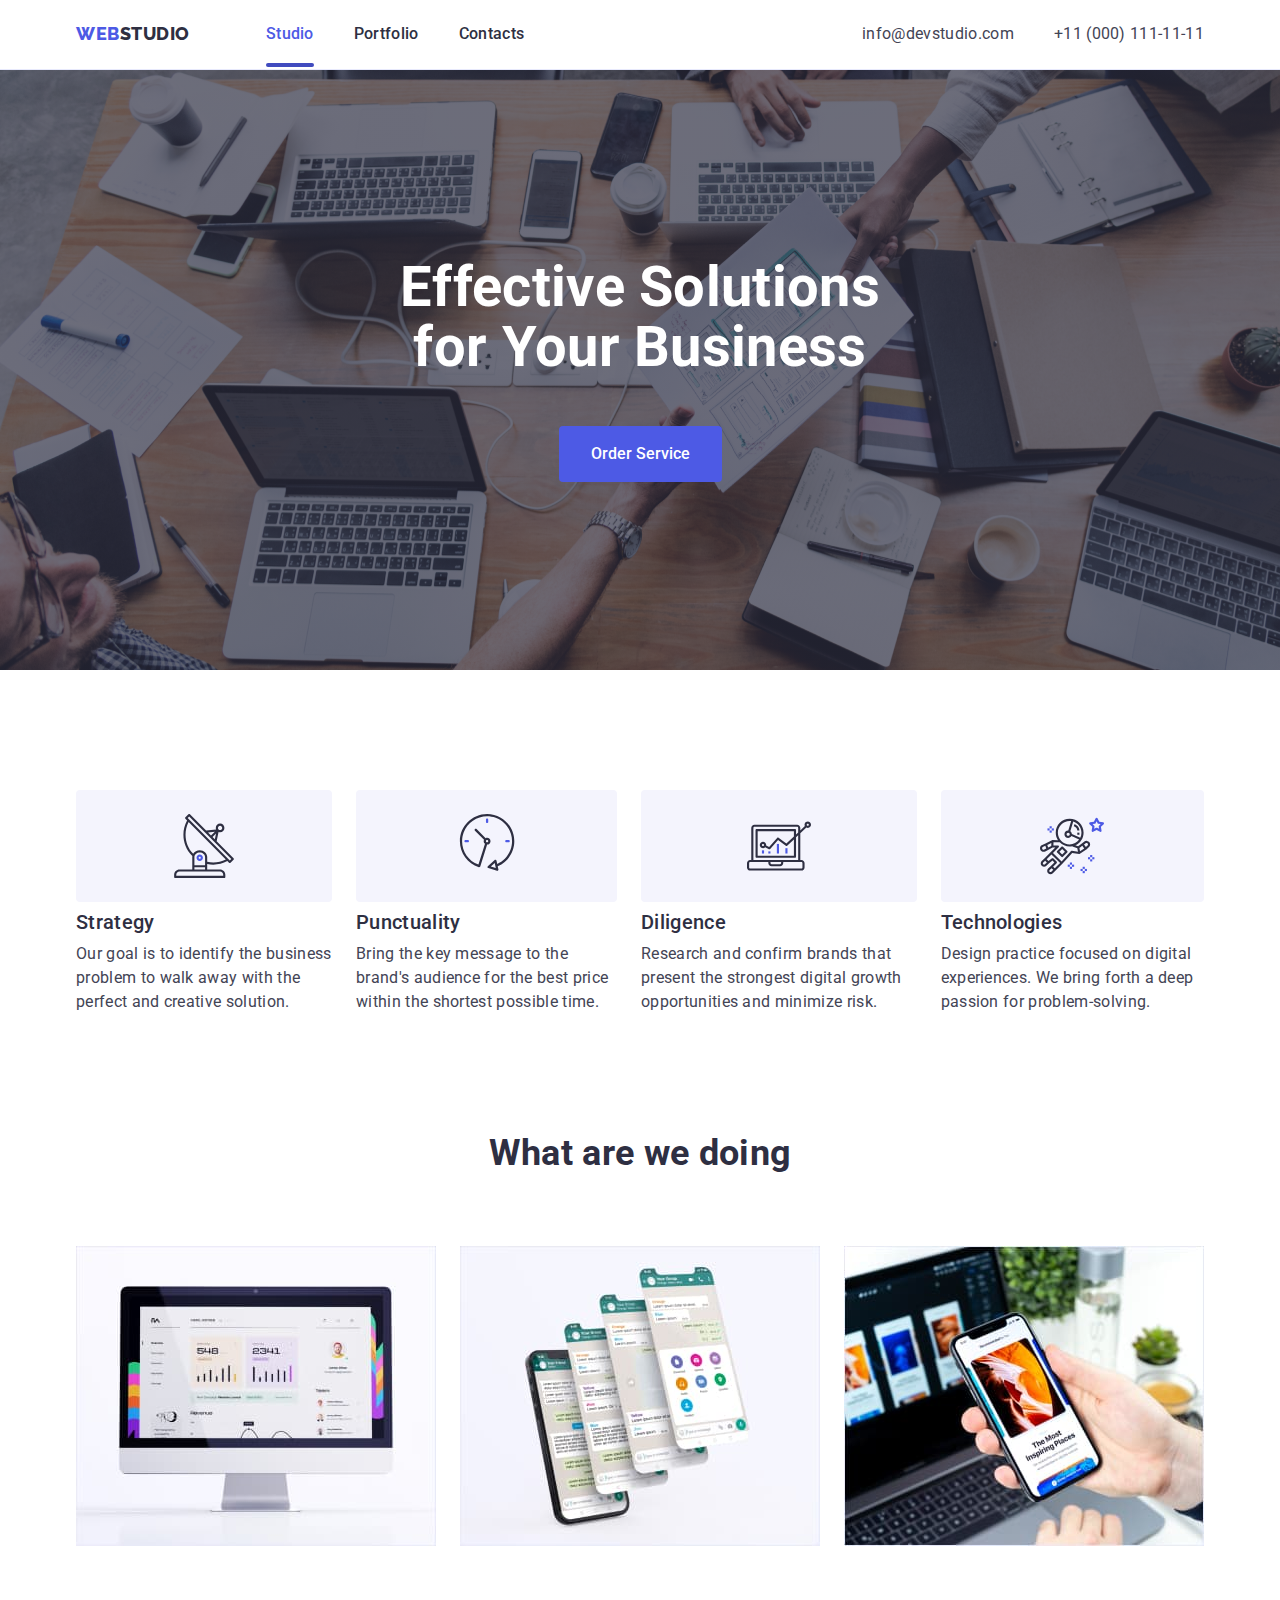
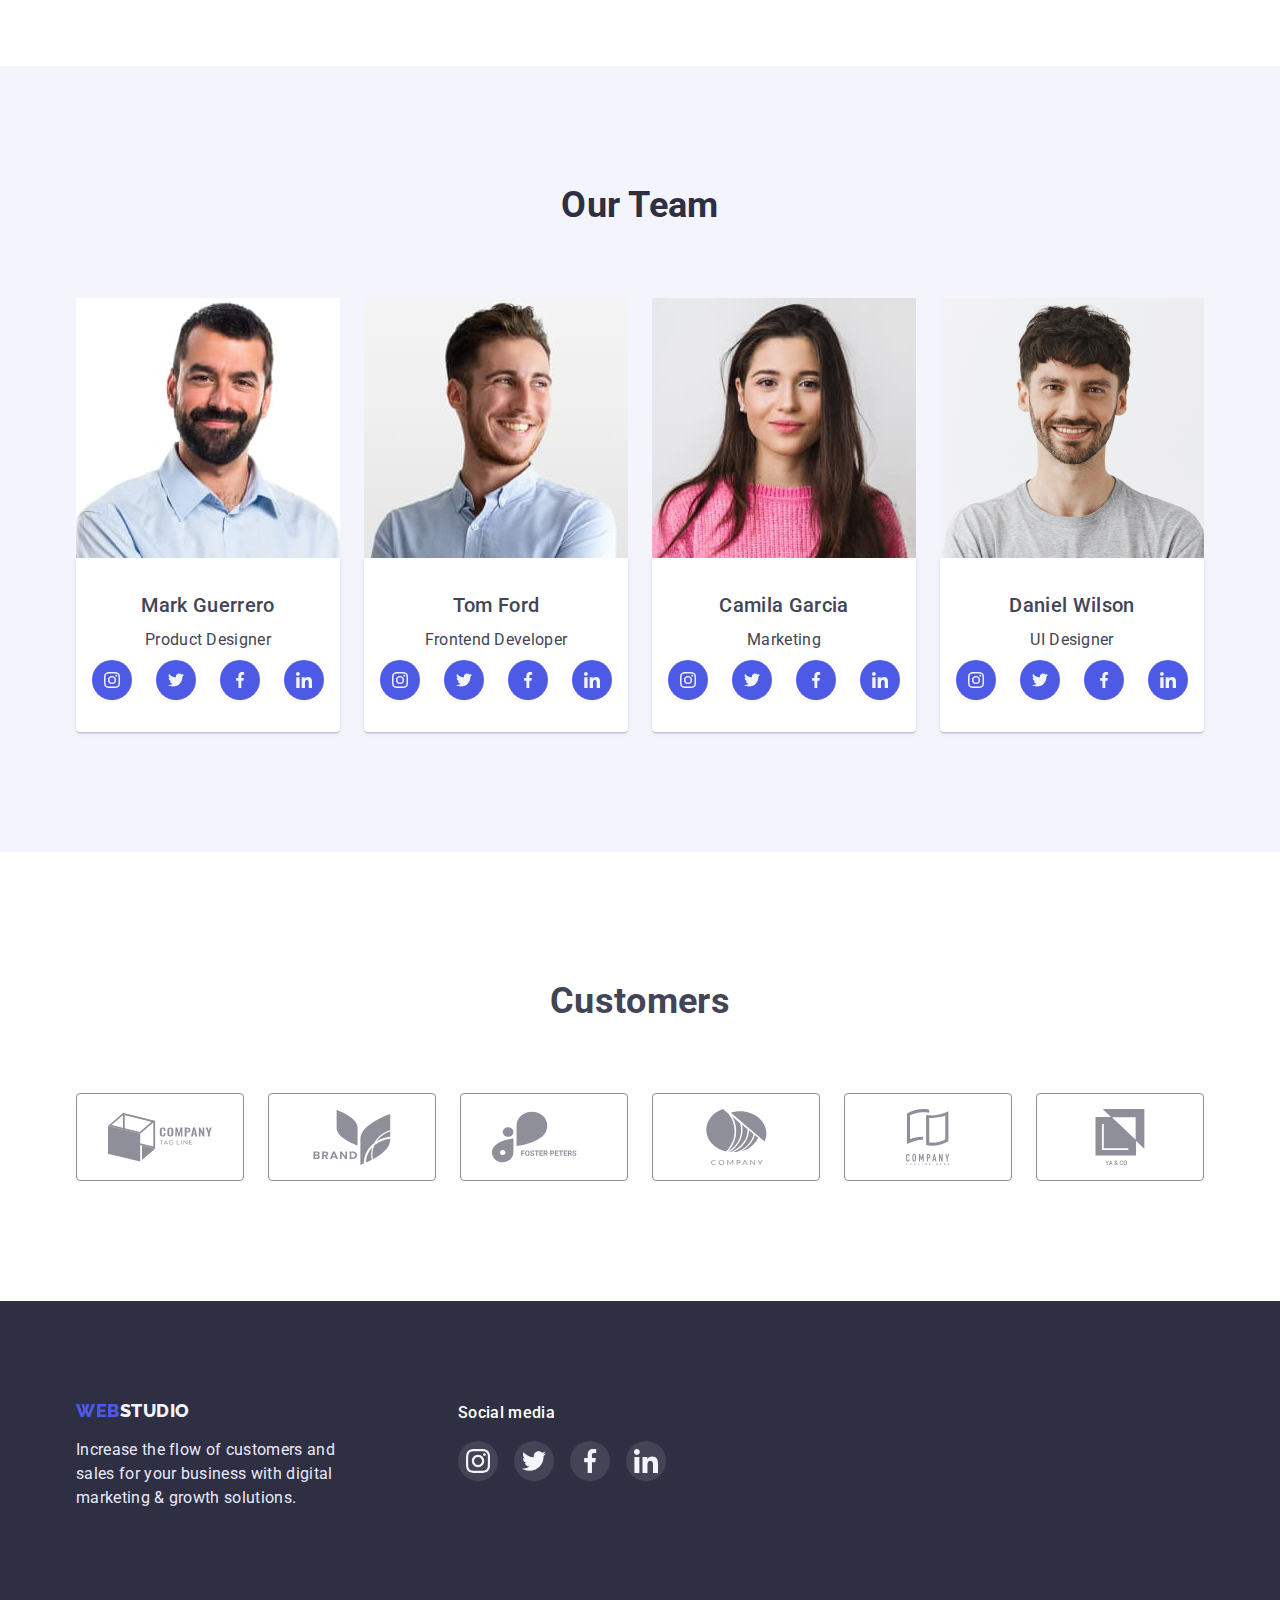
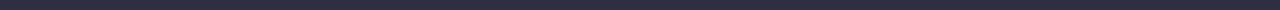
<file: index.html>
<!DOCTYPE html>
<html lang="en">
  <head>
    <meta charset="UTF-8" />
    <meta http-equiv="X-UA-Compatible" content="IE=edge" />
    <meta name="viewport" content="width=device-width, initial-scale=1.0" />
    <title>WebStudio</title>
    <link rel="preconnect" href="https://fonts.googleapis.com" />
    <link rel="preconnect" href="https://fonts.gstatic.com" crossorigin />
    <link
      href="https://fonts.googleapis.com/css2?family=Raleway:wght@800&family=Roboto:wght@400;500;700;900&display=swap"
      rel="stylesheet"
    />
    <link
      href="https://cdn.jsdelivr.net/npm/modern-normalize@1.1.0/modern-normalize.min.css"
      rel="stylesheet"
    />
    <link rel="stylesheet" href="css/style.css" />
  </head>
  <body>
    <!--------HEADER-------->
    <header class="header">
      <div class="container main-nav">
        <nav class="header-nav">
          <a href="./index.html" class="logo"><span>Web</span>Studio</a>
          <ul class="nav-list">
            <li class="nav-item">
              <a class="nav-link header-link studio-current " href="./index.html">Studio</a>
            </li>
            <li class="nav-item">
              <a class="nav-link header-link  " href="./portfolio.html">Portfolio</a>
            </li>
            <li class="nav-item">
              <a class="nav-link header-link " href="">Contacts</a>
            </li>
          </ul>
        </nav>
        <address class="contacts">
          <ul class="contacts-list">
            <li class="contacts-item">
              <a href="mailto:info@devstudio.com" class="contacts-link">info@devstudio.com</a>
            </li>
            <li class="contacts-item">
              <a href="tel:+110001111111" class="contacts-link">+11 (000) 111-11-11</a>
            </li>
          </ul>
        </address>
      </div>
    </header>
    <main>
      <!--------HERO-------->
      <section class="hero">
        <div class="container hero-content">
          <h1 class="hero-title">Effective Solutions for Your Business</h1>
          <button type="button" class="main-btn btn" data-modal-open>Order Service</button>
        </div>
      </section>
      <section class="advatages-list">
        <div class="container">
          <h2 hidden>advantages</h2>
          <ul class="list advantages">
            <li class="advantages-item">
                <div class="advantages-link">
                  <svg class="advantages-link-item">
                    <use href="./images/sprite.svg#icon-antenna"></use>
                  </svg>
                </div>
              <h3 class="decsr advantages-descr">Strategy</h3>
              <p>
                Our goal is to identify the business problem to walk away with
                the perfect and creative solution.
              </p>
            </li>
            <li class="advantages-item">
              <div class="advantages-link">
                <svg class="advantages-link-item">
                  <use href="./images/sprite.svg#icon-clock"></use>
                </svg>
              </div>
              <h3 class="decsr advantages-descr">Punctuality</h3>
              <p>
                Bring the key message to the brand's audience for the best price
                within the shortest possible time.
              </p>
            </li>
            <li class="advantages-item">
              <div class="advantages-link">
                <svg class="advantages-link-item">
                  <use href="./images/sprite.svg#icon-diagram"></use>
                </svg>
              </div>
              <h3 class="decsr advantages-descr">Diligence</h3>
              <p>
                Research and confirm brands that present the strongest digital
                growth opportunities and minimize risk.
              </p>
            </li>
            <li class="advantages-item">
              <div class="advantages-link">
                <svg class="advantages-link-item">
                  <use href="./images/sprite.svg#icon-astronaut"></use>
                </svg>
              </div>
              <h3 class="decsr advantages-descr">Technologies</h3>
              <p>
                Design practice focused on digital experiences. We bring forth a
                deep passion for problem-solving.
              </p>
            </li>
          </ul>
        </div>
      </section>
      <section class="img-list">
        <div class="container">
          <h2 class="title example-title">What are we doing</h2>
          <ul class="example-pictures list">
            <li class="example-pictures-list">
              <img src="./images/imac.jpg" alt="imac" width="360" />
            </li>
            <li class="example-pictures-list">
              <img src="./images/iphone.jpg" alt="iphone" width="360" />
            </li>
            <li class="example-pictures-list">
              <img src="./images/maciphone.jpg" alt="maciphone" width="360" />
            </li>
          </ul>
        </div>
      </section>
      <section class="team">
        <div class="container">
          <h2 class="title team-title">Our Team</h2>
          <ul class="list team-list">
            <li class="team-item">
              <img src="./images/man1.jpg" alt="man1" width="264" />
              <div class="team-worker">
              <h3 class="decsr team-descr">Mark Guerrero</h3>
              <p class="sub-descr">Product Designer</p>
              <ul class="social-list list">
                <li>
                  <a href="" class="social-list-link">
                    <svg class="social-list-icon-team social-list-icon">
                      <use href="./images/sprite.svg#icon-instagram"></use>
                    </svg>
                  </a>
                </li>
                <li>
                  <a href="" class="social-list-link">
                    <svg class="social-list-icon-team social-list-icon">
                      <use href="./images/sprite.svg#icon-twitter"></use>
                    </svg>
                  </a>
                </li>
                <li>
                  <a href="" class="social-list-link">
                    <svg class="social-list-icon-team social-list-icon">
                      <use href="./images/sprite.svg#icon-facebook"></use>
                    </svg>
                  </a>
                </li>
                <li>
                  <a href="" class="social-list-link">
                    <svg class="social-list-icon-team social-list-icon">
                      <use href="./images/sprite.svg#icon-linkedin"></use>
                    </svg>
                  </a>
                </li>
              </ul>
          </div>
        </li>
            <li class="team-item">
              <img src="./images/man2.jpg" alt="man2" width="264" />
              <div class="team-worker">
              <h3 class="decsr team-descr">Tom Ford</h3>
              <p class="sub-descr">Frontend Developer</p>
              <ul class="social-list list">
                <li>
                  <a href="" class="social-list-link">
                    <svg class="social-list-icon-team social-list-icon">
                      <use href="./images/sprite.svg#icon-instagram"></use>
                    </svg>
                  </a>
                </li>
                <li>
                  <a href="" class="social-list-link">
                    <svg class="social-list-icon-team social-list-icon">
                      <use href="./images/sprite.svg#icon-twitter"></use>
                    </svg>
                  </a>
                </li>
                <li>
                  <a href="" class="social-list-link">
                    <svg class="social-list-icon-team social-list-icon">
                      <use href="./images/sprite.svg#icon-facebook"></use>
                    </svg>
                  </a>
                </li>
                <li>
                  <a href="" class="social-list-link">
                    <svg class="social-list-icon-team social-list-icon">
                      <use href="./images/sprite.svg#icon-linkedin"></use>
                    </svg>
                  </a>
                </li>
              </ul>
          </div>
        </li>
            <li class="team-item">
              <img src="./images/girl.jpg" alt="girl" width="264" />
              <div class="team-worker">
              <h3 class="decsr team-descr">Camila Garcia</h3>
              <p class="sub-descr">Marketing</p>
              <ul class="social-list list">
                <li>
                  <a href="" class="social-list-link">
                    <svg class="social-list-icon-team social-list-icon">
                      <use href="./images/sprite.svg#icon-instagram"></use>
                    </svg>
                  </a>
                </li>
                <li>
                  <a href="" class="social-list-link">
                    <svg class="social-list-icon-team social-list-icon">
                      <use href="./images/sprite.svg#icon-twitter"></use>
                    </svg>
                  </a>
                </li>
                <li>
                  <a href="" class="social-list-link">
                    <svg class="social-list-icon-team social-list-icon">
                      <use href="./images/sprite.svg#icon-facebook"></use>
                    </svg>
                  </a>
                </li>
                <li>
                  <a href="" class="social-list-link">
                    <svg class="social-list-icon-team social-list-icon">
                      <use href="./images/sprite.svg#icon-linkedin"></use>
                    </svg>
                  </a>
                </li>
              </ul>
            </div>
          </li>
            <li class="team-item">
              <img src="./images/man3.jpg" alt="man3" width="264" />
              <div class="team-worker">
              <h3 class="decsr team-descr">Daniel Wilson</h3>
              <p class="sub-descr">UI Designer</p>
              <ul class="social-list list">
                <li>
                  <a href="" class="social-list-link">
                    <svg class="social-list-icon-team social-list-icon">
                      <use href="./images/sprite.svg#icon-instagram"></use>
                    </svg>
                  </a>
                </li>
                <li>
                  <a href="" class="social-list-link">
                    <svg class="social-list-icon-team social-list-icon">
                      <use href="./images/sprite.svg#icon-twitter"></use>
                    </svg>
                  </a>
                </li>
                <li>
                  <a href="" class="social-list-link">
                    <svg class="social-list-icon-team social-list-icon">
                      <use href="./images/sprite.svg#icon-facebook"></use>
                    </svg>
                  </a>
                </li>
                <li>
                  <a href="" class="social-list-link">
                    <svg class="social-list-icon-team social-list-icon">
                      <use href="./images/sprite.svg#icon-linkedin"></use>
                    </svg>
                  </a>
                </li>
              </ul>
            </div>
          </li>
        </ul>
      </div>
    </section>
      <section class="customers ">
        <div class="container">
          <h2 class="customers-descr">Customers</h2>
          <ul class="list customers-list">
            <li class="customers-link">
              <a href="" class="customers-item">
                <svg class="svg-logo" width="104px" height="56px">
                  <use href="./images/sprite.svg#icon-logo1"></use>
                </svg>
              </a>
            </li>
            <li class="customers-link">
              <a href="" class="customers-item">
                <svg class="svg-logo" width="104px" height="56px">
                  <use href="./images/sprite.svg#icon-logo2"></use>
                </svg>
              </a>
            </li>
            <li class="customers-link">
              <a href="" class="customers-item">
                <svg class="svg-logo" width="104px" height="56px">
                  <use href="./images/sprite.svg#icon-logo3"></use>
                </svg>
              </a>
            </li>
            <li class="customers-link">
              <a href="" class="customers-item">
                <svg class="svg-logo" width="104px" height="56px">
                  <use href="./images/sprite.svg#icon-logo4" class="customers-item-link"></use>
                </svg>
              </a>
            </li>
            <li class="customers-link">
              <a href="" class="customers-item">
                <svg class="svg-logo" width="104px" height="56px">
                  <use href="./images/sprite.svg#icon-logo5"></use>
                </svg>
              </a>
            </li>
            <li class="customers-link">
              <a href="" class="customers-item">
                <svg class="svg-logo" width="104px" height="56px">
                  <use href="./images/sprite.svg#icon-logo6"></use>
                </svg>
              </a>
            </li>
          </ul>
        </div>
      </section>
    </main>
    <!--------FOOTER-------->
    <footer class="footer">
      <div class="container footer-wraper">
        <div class="footer-info">
          <a href="./index.html" class="logo footer-logo"><span>Web</span>Studio</a>
          <p class="footer-descr">
            Increase the flow of customers and sales for your business with
            digital marketing & growth solutions.
          </p>
        </div>
        <div class="soc-media">
          <h2 class="footer-title">Social media</h2>
        <ul class="footer-social-list list">
          <li>
            <a href="" class="footer-social-list-link">
              <svg class="social-list-icon-footer social-list-icon">
                <use href="./images/sprite.svg#icon-instagram"></use>
              </svg>
            </a>
          </li>
          <li>
            <a href="" class="footer-social-list-link">
              <svg class="social-list-icon-footer social-list-icon">
                <use href="./images/sprite.svg#icon-twitter"></use>
              </svg>
            </a>
          </li>
          <li>
            <a href="" class="footer-social-list-link">
              <svg class="social-list-icon-footer social-list-icon" >
                <use href="./images/sprite.svg#icon-facebook"></use>
              </svg>
            </a>
          </li>
          <li>
            <a href="" class="footer-social-list-link" >
              <svg class="social-list-icon-footer social-list-icon">
                <use href="./images/sprite.svg#icon-linkedin"></use>
              </svg>
            </a>
          </li>
      </ul>
    </div>
  </div>
</footer>
<div class="backdrop is-hidden" data-modal>
  <div class="modal">
    <button type="button" class="modal-close-btn" data-modal-close>
      <svg class="modal-close-btn-icon" width="8px" height="8px" >
        <use  href="./images/sprite.svg#icon-close-modal"></use>
      </svg>
    </button>
  </div>
</div>
<script src="./js/modal.js"></script>
</body>
</html>
</file>
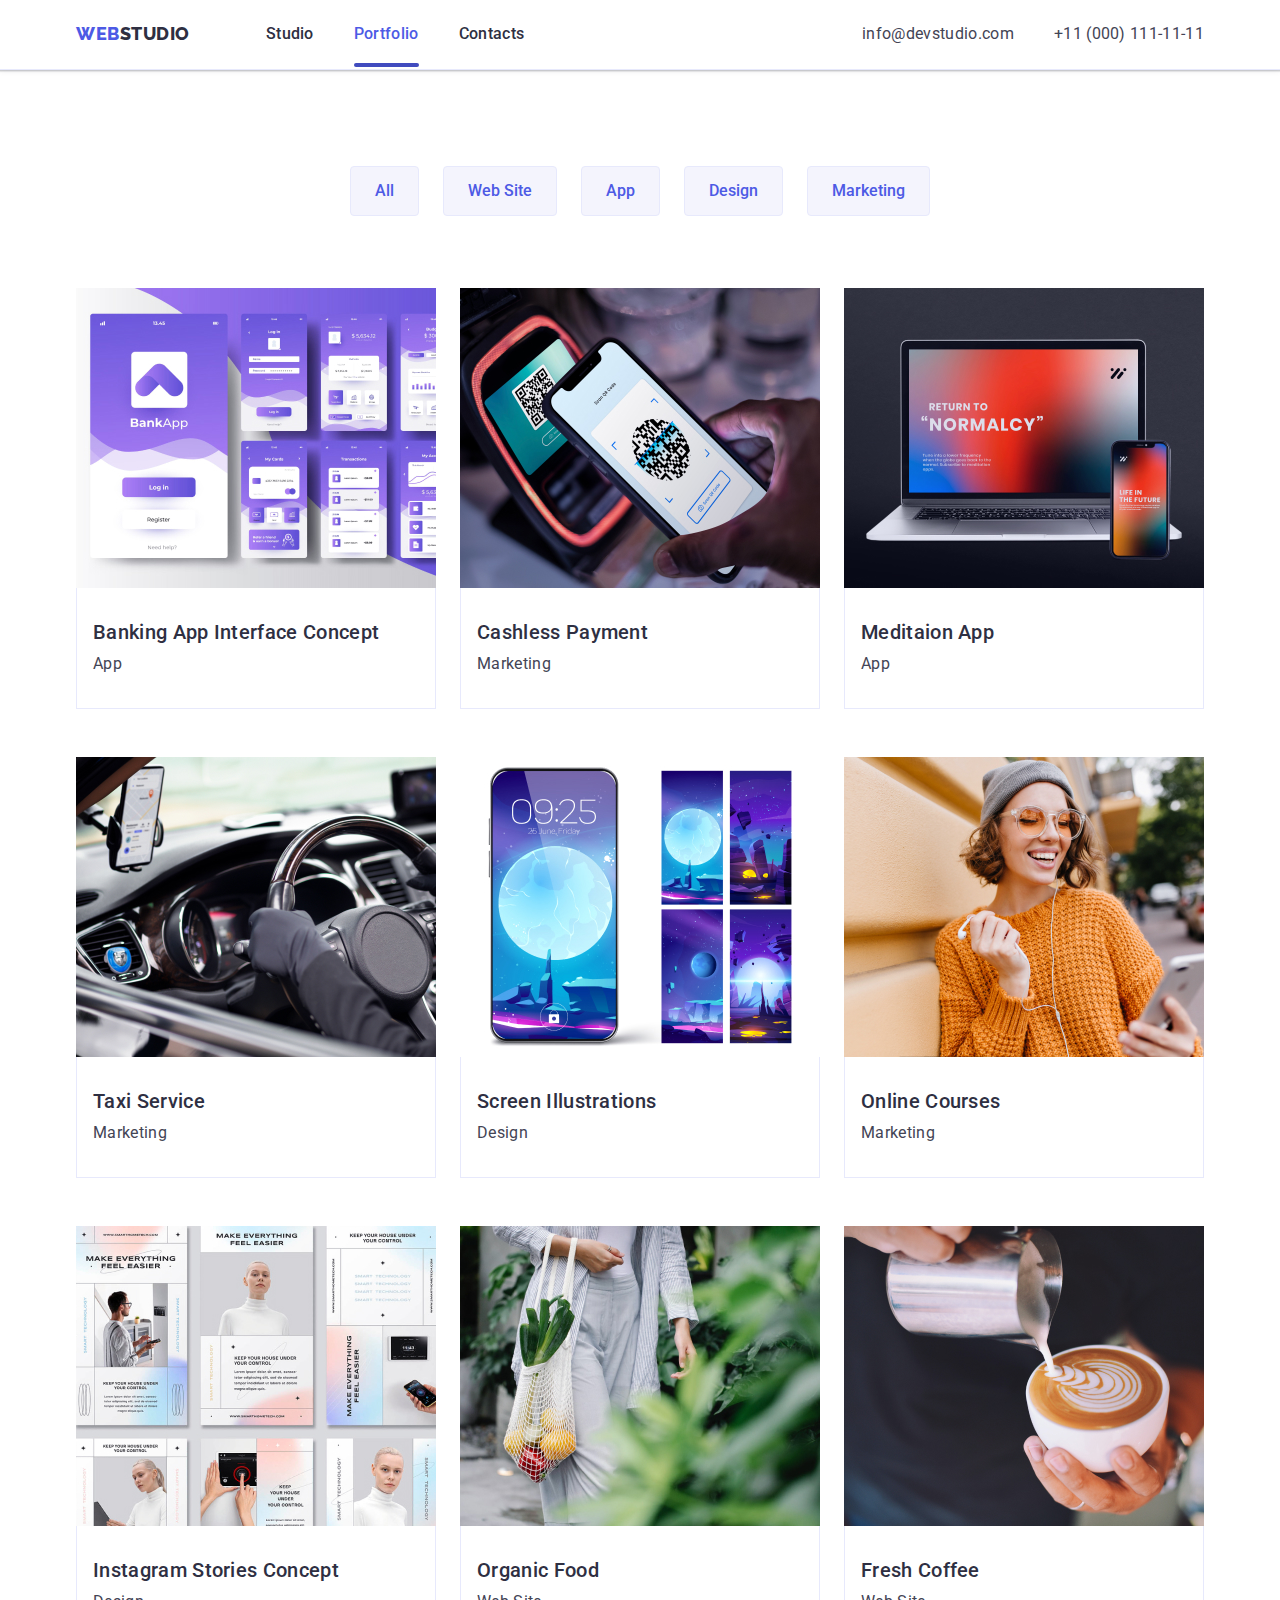
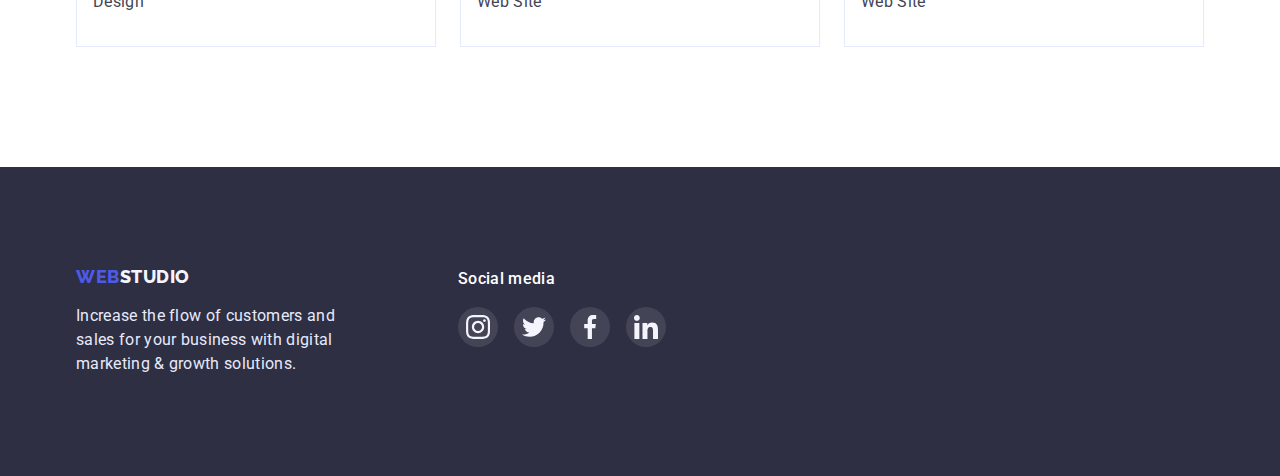
<file: portfolio.html>
<!DOCTYPE html>
<html lang="en">
  <head>
    <meta charset="UTF-8" />
    <meta http-equiv="X-UA-Compatible" content="IE=edge" />
    <meta name="viewport" content="width=device-width, initial-scale=1.0" />
    <title>WebStudio</title>
    <link rel="preconnect" href="https://fonts.googleapis.com" />
    <link rel="preconnect" href="https://fonts.gstatic.com" crossorigin />
    <link
      href="https://fonts.googleapis.com/css2?family=Raleway:wght@800&family=Roboto:wght@400;500;700;900&display=swap" rel="stylesheet"/>
    <link
      href="https://cdn.jsdelivr.net/npm/modern-normalize@1.1.0/modern-normalize.min.css" rel="stylesheet"/>
    <link rel="stylesheet" href="css/style.css" />
  </head>
  <body>
    <!--------HEADER-------->
    <header class="header">
      <div class="container main-nav">
        <nav class="header-nav">
          <a href="./index.html" class="logo"><span>Web</span>Studio</a>
          <ul class="nav-list">
            <li class="nav-item">
              <a class="nav-link header-link" href="./index.html">Studio</a>
            </li>
            <li class="nav-item">
              <a class="nav-link header-link  studio-current " href="./portfolio.html">Portfolio</a>
            </li>
            <li class="nav-item">
              <a class="nav-link header-link " href="">Contacts</a>
            </li>
          </ul>
        </nav>
        <address class="contacts">
          <ul class="contacts-list">
            <li class="contacts-item">
              <a href="mailto:info@devstudio.com" class="contacts-link">info@devstudio.com</a>
            </li>
            <li class="contacts-item">
              <a href="tel:+110001111111" class="contacts-link">+11 (000) 111-11-11</a>
            </li>
          </ul>
        </address>
      </div>
    </header>
    <main>
      <section class="portfolio">
        <div class="container">
          <h1 hidden>header</h1>
          <ul class="nav-list-portfolio list">
            <li class="nav-item-btn">
              <button type="button" class="secondary-btn btn">All</button>
            </li>
            <li class="nav-item-btn">
              <button type="button" class="secondary-btn btn">Web Site</button>
            </li>
            <li class="nav-item-btn">
              <button type="button" class="secondary-btn btn">App</button>
            </li>
            <li class="nav-item-btn">
              <button type="button" class="secondary-btn btn">Design</button>
            </li>
            <li class="nav-item-btn">
              <button type="button" class="secondary-btn btn">Marketing</button>
            </li>
          </ul>
          <ul class="list filter-list">
            <li class="filter-item">
              <a class="portfolio-item-link" href="">
                <div class="team-list-img-wrapper">
                  <img src="./images/BankingApp.jpg" alt="App" width="360" />
                <p class="overlay">
                  14 Stylish and User-Friendly App Design Concepts · Task Manager App · Calorie Tracker App · Exotic Fruit Ecommerce App · Cloud Storage App
                </p>
                </div>
                <div class="portfolio-item">
                <h2 class="descr portfolio-descr">
                  Banking App Interface Concept
                </h2>
                <p class="potfolio-subdescr">App</p>
              </div>
              </a>
            </li>
            <li class="filter-item">
              <a class="portfolio-item-link" href="">
              <div class="team-list-img-wrapper">
                  <img
                  src="./images/CashlessPayment.jpg"
                  alt="Marketing"
                  width="360" />
                  <p class="overlay">
                    14 Stylish and User-Friendly App Design Concepts · Task Manager App · Calorie Tracker App · Exotic Fruit Ecommerce App · Cloud Storage App
                  </p>
              </div>
                <div class="portfolio-item">
                <h2 class="descr portfolio-descr">Cashless Payment</h2>
                <p class="potfolio-subdescr">Marketing</p>
                </div>
              </a>
            </li>
            <li class="filter-item">
              <a class="portfolio-item-link" href="">
              <div class="team-list-img-wrapper">
                  <img src="./images/MeditaionApp.jpg" alt="App" width="360" />
                  <p class="overlay">
                    14 Stylish and User-Friendly App Design Concepts · Task Manager App · Calorie Tracker App · Exotic Fruit Ecommerce App · Cloud Storage App
                  </p>
              </div>
                <div class="portfolio-item">
                <h2 class="descr portfolio-descr">Meditaion App</h2>
                <p class="potfolio-subdescr">App</p>
                </div>
              </a>
            </li>
            <li class="filter-item">
              <a class="portfolio-item-link" href="">
              <div class="team-list-img-wrapper">
                  <img src="./images/TaxiService.jpg" alt="Marketing" width="360" />
                  <p class="overlay">
                    14 Stylish and User-Friendly App Design Concepts · Task Manager App · Calorie Tracker App · Exotic Fruit Ecommerce App · Cloud Storage App
                  </p>
              </div>
                <div class="portfolio-item">
                <h2 class="descr portfolio-descr">Taxi Service</h2>
                <p class="potfolio-subdescr">Marketing</p>
                </div>
              </a>
            </li>
            <li class="filter-item">
              <a class="portfolio-item-link" href="">
              <div class="team-list-img-wrapper">
                  <img src="./images/ScreenIllustrations.jpg" alt="Design" width="360" />
                  <p class="overlay">
                    14 Stylish and User-Friendly App Design Concepts · Task Manager App · Calorie Tracker App · Exotic Fruit Ecommerce App · Cloud Storage App
                  </p>
              </div>
                <div class="portfolio-item">
                <h2 class="descr portfolio-descr">Screen Illustrations</h2>
                <p class="potfolio-subdescr">Design</p>
                </div>
              </a>
            </li>
            <li class="filter-item">
              <a class="portfolio-item-link" href="">
              <div class="team-list-img-wrapper">
                  <img src="./images/OnlineCourses.jpg" alt="Marketing" width="360" />
                  <p class="overlay">
                    14 Stylish and User-Friendly App Design Concepts · Task Manager App · Calorie Tracker App · Exotic Fruit Ecommerce App · Cloud Storage App
                  </p>
              </div>
                <div class="portfolio-item">
                <h2 class="descr portfolio-descr">Online Courses</h2>
                <p class="potfolio-subdescr">Marketing</p>
                </div>
              </a>
            </li>
            <li class="filter-item">
              <a class="portfolio-item-link" href="">
              <div class="team-list-img-wrapper">
                  <img src="./images/InstagramStories.jpg" alt="Design" width="360" />
                  <p class="overlay">
                    14 Stylish and User-Friendly App Design Concepts · Task Manager App · Calorie Tracker App · Exotic Fruit Ecommerce App · Cloud Storage App
                  </p>
              </div>
                <div class="portfolio-item">
                <h2 class="descr portfolio-descr">Instagram Stories Concept</h2>
                <p class="potfolio-subdescr">Design</p>
                </div>
              </a>
            </li>
            <li class="filter-item">
              <a class="portfolio-item-link" href="">
              <div class="team-list-img-wrapper">
                  <img src="./images/OrganicFood.jpg" alt="Web Site" width="360" />
                  <p class="overlay">
                    14 Stylish and User-Friendly App Design Concepts · Task Manager App · Calorie Tracker App · Exotic Fruit Ecommerce App · Cloud Storage App
                  </p>
              </div>
                <div class="portfolio-item">
                <h2 class="descr portfolio-descr">Organic Food</h2>
                <p class="potfolio-subdescr">Web Site</p>
                </div>
              </a>
              </li>
              <li class="filter-item">
                <a class="portfolio-item-link" href="">
                <div class="team-list-img-wrapper">
                    <img src="./images/Coffee.jpg" alt="Web Site" width="360" />
                    <p class="overlay">
                     14 Stylish and User-Friendly App Design Concepts · Task Manager App · Calorie Tracker App · Exotic Fruit Ecommerce App · Cloud Storage App
                   </p>
                </div>
                  <div class="portfolio-item">
                  <h2 class="descr portfolio-descr">Fresh Coffee</h2>
                  <p class="potfolio-subdescr">Web Site</p>
                  </div>
                </a>
            </li>
          </ul>
        </div>
      </section>
    </main>
    <!--------FOOTER-------->
    <footer class="footer">
      <div class="container footer-wraper">
        <div class="footer-info">
          <a href="./index.html" class="logo footer-logo"><span>Web</span>Studio</a>
          <p class="footer-descr">
            Increase the flow of customers and sales for your business with
            digital marketing & growth solutions.
          </p>
        </div>
        <div class="soc-media">
          <h2 class="footer-title">Social media</h2>
        <ul class="footer-social-list list">
          <li>
            <a href="" class="footer-social-list-link">
              <svg class="social-list-icon-footer social-list-icon">
                <use href="./images/sprite.svg#icon-instagram"></use>
              </svg>
            </a>
          </li>
          <li>
            <a href="" class="footer-social-list-link">
              <svg class="social-list-icon-footer social-list-icon">
                <use href="./images/sprite.svg#icon-twitter"></use>
              </svg>
            </a>
          </li>
          <li>
            <a href="" class="footer-social-list-link">
              <svg class="social-list-icon-footer social-list-icon" >
                <use href="./images/sprite.svg#icon-facebook"></use>
              </svg>
            </a>
          </li>
          <li>
            <a href="" class="footer-social-list-link" >
              <svg class="social-list-icon-footer social-list-icon">
                <use href="./images/sprite.svg#icon-linkedin"></use>
              </svg>
            </a>
          </li>
      </ul>
    </div>
  </div>
</footer>
  </body>
</html>
</file>
<file: css/style.css>
ul,li {
 margin: 0;
 padding: 0;
}
h1,
h2,
h3,
h4,
h5,
h6,
p {
  margin-top: 0;
  margin-bottom: 0;
}
img {
  display: block;
  max-width: 100%;
  height:auto;
}
/* MAIN-COLOR */
:root {
  --primary-text-color: #434455;
  --secondary-text-color: #2e2f42;
  --logo-color: #4d5ae5;
  --items-active-color: #404bbf;
  --btn-hero-color: #fff;
  --btn--hover--color: #404bbf;
  --teaam-section-color: #f4f4fd;
  --footer-text-color: #e7e9fc;
}
/* BODY */
body {
  color: var(--primary-text-color);
  font-family: "Roboto", sans-serif;
  font-size: 16px;
  line-height: 1.5;
  letter-spacing: 0.02em;
}

/* Header */
.header {
  border-bottom: 1px solid #E7E9FC;
  box-shadow: 0px 2px 1px rgba(46, 47, 66, 0.08), 0px 1px 1px rgba(46, 47, 66, 0.16), 0px 1px 6px rgba(46, 47, 66, 0.08);
}
.container {
  width: 1158px;
  padding-left: 15px;
  padding-right: 15px;
  margin-left: auto;
  margin-right: auto;
}
.nav-item {
  flex-basis: calc((100%-48px) / 3);
}

.main-nav {
  display: flex;
  align-items: center;
}
.header-nav {
  display: flex;
  align-items: center;
}
.nav-list {
  display: flex;
  list-style: none;
  margin-left: 76px;
  align-items: center;
}
.contacts-list > .contacts-item {
  font-style: normal;
}
.contacts-item > .contacts-link {
  text-decoration: none;
  color: var(--primary-text-color);
  padding-top: 24px;
  padding-bottom: 24px;
  transition: color 250ms cubic-bezier(0.4 , 0 , 0.2 , 1);
}
.contacts-link:hover,
.contacts-link:focus {
  color: var(--btn--hover--color);
}
.contacts-list {
  display: flex;
  list-style: none;
}
.contacts {
  display: flex;
  margin-left: auto;
}
.contacts-item:not(:last-child) {
  margin-right: 40px;
}
.logo {
  display: block;
  padding-top: 24px;
  padding-bottom: 24px;
  color: var(--secondary-text-color);
  font-family: "Raleway", sans-serif;
  font-weight: 800;
  font-size: 18px;
  line-height: 1.16;
  align-items: center;
  letter-spacing: 0.03em;
  text-transform: uppercase;
  text-decoration: none;
}

.logo span {
  color: var(--logo-color);
}
.footer-logo {
  color: var(--teaam-section-color);
  display: flex;
  flex-direction: row;
  align-items: flex-start;
  padding: 0px;
  margin-bottom: 16px;
}
.footer-logo span {
  color: var(--logo-color);
}
.footer-descr {
  color: var(--footer-text-color);
  width:262px;
}

/* BUTTON */
.btn {
  font-weight: 500;
  font-size: 16px;
  line-height: 1.5;
  cursor: pointer;
  border-radius: 4px;
  transition: color 250ms cubic-bezier(0.4 , 0 , 0.2 , 1),
  border-color 250ms cubic-bezier(0.4 , 0 , 0.2 , 1),
  background-color 250ms cubic-bezier(0.4 , 0 , 0.2 , 1),
  box-shadow 250ms cubic-bezier(0.4 , 0 , 0.2 , 1);

}
.btn:hover,
.btn:focus {
  color: var(--btn-hero-color);
  background-color: var(--btn--hover--color);
  border-color: var(--btn--hover--color);
  box-shadow: 0px 4px 4px rgba(0, 0, 0, 0.15);
}

.main-btn {
  color: var(--btn-hero-color);
  background-color: var(--logo-color);
  padding: 16px 32px;
  border:none;
}

.secondary-btn {
  color: var(--logo-color);
  background-color: var(--teaam-section-color);
  padding: 12px 24px;
  border: 1px solid #E7E9FC;
}
.nav-item-btn:not(:last-child) {
  margin-right: 24px; 
}

.list {
  list-style: none;
}
.nav-item:not(:last-child) {
  list-style: none;
  margin-right: 40px;
}
.nav-link {
  color: var(--primary-text-color);
}
.nav-link:hover,
.nav-link:focus {
  color: var(--items-active-color);
}

.hero {
  text-align: center;
}

.hero-title {
  color: var(--btn-hero-color);
  font-style: normal;
  font-weight: 700;
  font-size: 56px;
  line-height: 1.07;
  width: 496px;
  margin-bottom: 48px;
  margin-left: auto;
  margin-right: auto;
}
.title {
  color: var(--secondary-text-color);
  font-style: normal;
  font-weight: 700;
  font-size: 36px;
  line-height: 1.11;
  text-align: center;
  margin-bottom: 72px;
}
.img-list {
  padding-bottom: 120px;
}
.descr {
  color: var(--secondary-text-color);
  font-style: normal;
  font-weight: 500;
  font-size: 20px;
  line-height: 1.2;
  margin-bottom: 8px;
}
.sub-descr {
  font-style: normal;
  font-weight: 400;
  margin-bottom: 8px;
}

.team-worker {
  padding: 32px 16px;
  box-shadow: 0px 1px 6px rgba(46, 47, 66, 0.08), 0px 1px 1px rgba(46, 47, 66, 0.16), 0px 2px 1px rgba(46, 47, 66, 0.08);
  border-radius: 0px 0px 4px 4px;
}
.team-descr {
  margin-bottom:8px ;
  font-weight: 500;
  font-size: 20px;
  line-height: 1.5;
}

.hero {
  padding-top: 188px;
  padding-bottom: 188px;
  background-color: var(--secondary-text-color);
  background-image: linear-gradient(rgba(46, 47, 66, 0.7),rgba(46, 47, 66, 0.7)) ,url(../images/people-office\ 1.png);
  background-size: cover;
}
.team {
  background-color: var(--teaam-section-color);
  padding-top: 120px;
  padding-bottom: 120px;
}
.team-list {
  display: flex;
  gap: 24px;
}
.team-item {
  background-color: var(--btn-hero-color);
  text-align: center;
}
.social-list-link {
  width: 40px;
  height: 40px;
  border-radius: 50%;
  background-color:var(--logo-color) ;
  display: flex;
  justify-content: center;
  align-items: center;
  transition: background-color 250ms cubic-bezier(0.4 , 0 , 0.2 , 1);
}
.social-list {
  display: flex;
  gap: 24px;
  justify-content: center;
}
.social-list-link:hover , .social-list-link:focus {
  background-color: var(--btn--hover--color);
}
.advatages-list {
  padding-top: 120px;
  padding-bottom: 120px;
}
.advantages {
  display: flex;
  gap: 24px;
}
.advantages-item {
  flex-basis: calc((100%-72px) / 4);
}

.advantages-descr {
  margin-top:8px;
  margin-bottom: 8px;
  font-weight: 500;
  font-size: 20px;
  line-height: 1.2;
  color:var(--secondary-text-color)
}
.example-pictures {
  display: flex;
  gap: 24px;
}
.nav-list-portfolio {
  display:flex;
  justify-content: center;
  margin-bottom: 72px;
  margin-left: auto;
  margin-right: auto;
}
.nav-item-btn {
  gap: 24px;
}
.filter-list {
  display: flex;
  flex-wrap: wrap;
  column-gap: 24px;
  row-gap: 48px;
}
.portfolio-item-link {
  text-decoration: none;
  display: block;
  position: relative;
  transition:  box-shadow 250ms cubic-bezier(0.4 , 0 , 0.2 , 1);
}
.portfolio-item-link:hover , .portfolio-item-link:focus {
  box-shadow: 0px 1px 6px rgba(46, 47, 66, 0.08), 0px 1px 1px rgba(46, 47, 66, 0.16), 0px 2px 1px rgba(46, 47, 66, 0.08);
}
.portfolio-item-link:hover .overlay , .portfolio-item-link:focus .overlay {
  transform: translate(0, 0);
}
.potfolio-subdescr {
  color:var(--primary-text-color)
}
.filter-item {
  flex-basis: calc((100% - 48px) / 3);
}
 .portfolio-item {
  border:1px solid var(--footer-text-color);
  border-top:none;
  padding: 32px 16px;
}
.portfolio {
  padding-top: 96px;
  padding-bottom: 120px;
}
.customers-descr {
  font-family: 'Roboto';
  font-style: normal;
  font-weight: 700;
  font-size: 36px;
  line-height: 1.1;
  text-align: center;
  margin-bottom: 72px;
}
.customers {
  padding-top: 130px;
  padding-bottom: 120px;
}
.customers-list {
  display: flex;
  justify-content: center;
  align-items: center;
  gap: 24px;
}
.customers-item {
  color: #8E8F99;
  border: 1px solid #8E8F99;
  fill:#8E8F99;
  display:flex;
  justify-content: center;
  align-items: center;
  width: 168px;
  height: 88px;
  border-radius: 4px; 
  transition: color 250ms cubic-bezier(0.4 , 0 , 0.2 , 1),
  border-color 250ms cubic-bezier(0.4 , 0 , 0.2 , 1);
}
.customers-link {
  display:flex;
  justify-content: center;
}
.customers-item:hover ,.customers-item:focus {
  color: var(--btn--hover--color);
  border-color: var(--btn--hover--color);
}
.social-list-icon {
  fill:var(--teaam-section-color);
}
.social-list-icon-team{
  width: 16px;
  height: 16px;
}
.social-list-icon-footer {
  width: 24px;
  height: 24px;
}
.footer-title {
  font-family: 'Roboto';
  font-style: normal;
  font-weight: 500;
  font-size: 16px;
  line-height: 1.5;
  color:var(--btn-hero-color)
}
.footer-social-list-icon {
  fill:var(--teaam-section-color);
}
.footer-social {
  display: flex;
  justify-content: center;
}
.footer {
  display: flex;
  background-color: var(--secondary-text-color);
  padding-top: 100px;
  padding-bottom: 100px;
}
.footer-title {
  margin-bottom: 16px;
}
.footer-social-list {
  display: flex;
  gap: 16px;
}
.footer-social-list-link {
  width: 40px;
  height: 40px;
  border-radius: 50%;
  background-color: rgba(255, 255, 255, 0.1);
  display: flex;
  justify-content: center;
  align-items: center;
  transition:  background-color 250ms cubic-bezier(0.4 , 0 , 0.2 , 1);
}
.footer-social-list-link:hover , .footer-social-list-link:focus {
  background-color: #31D0AA;

}
.advantages-link {
  background-color: var(--teaam-section-color);
  display: flex;
  align-items: center;
  justify-content: center;
  border-radius: 4px;
  height: 112px;
}
.advantages-link-item {
  height: 64px;
  width: 64px;
}
.footer-wraper {
  display:flex;
}nav-link
.footer-info {
  display:block;
  margin-right: 120px;
}
.soc-media {
  margin-left: 120px;
}
.svg-logo {
  fill: currentColor;
}

.backdrop {
  position: fixed;
  z-index: 100;
  top:0;
  left:0;
  width: 100%;
  height: 100%;
  background: rgba(46, 47, 66, 0.4);
  transition:  opacity 250ms cubic-bezier(0.4 , 0 , 0.2 , 1),
  visibility 250ms cubic-bezier(0.4 , 0 , 0.2 , 1);
}
.modal {
  position: absolute;
  width: 408px;
  height: 576px;
  background: #FCFCFC;
  top:50%;
  left:50%;
  transform: translate(-50%, -50%);
}
.modal-close-btn {
  width: 100%;
  height: 100%;
  position: absolute;
  top: 32px;
  right: 32px;
  background: #E7E9FC;
  border: 1px solid rgba(0, 0, 0, 0.1);
  padding: 0;
  width:24px ;
  height: 24px;
  border-radius: 50%;
  display: flex;
  justify-content: center;
  align-items: center;
  cursor: pointer;
  transition: border-color  var(--transition-dur-and-func);
}
.modal-close-btn:hover , .modal-close-btn:focus {
  background-color: var(--btn--hover--color);
  fill: var(--btn-hero-color);
  transition: fill 250ms cubic-bezier(0.4 , 0 , 0.2 , 1),
  background-color 250ms cubic-bezier(0.4 , 0 , 0.2 , 1);
}
.modal-close-btn-icon {
  transition:fill var(--transition-dur-and-func)
}
.backdrop.is-hidden {
  opacity: 0;
  visibility: hidden;
  pointer-events: none;
}
.team-list-img-wrapper {
  position: relative;
  overflow: hidden;
}
.overlay {
  left: 0;
  top: 0;
  color: var(--teaam-section-color);
  background: #4D5AE5;
  font-family: 'Roboto';
  font-style: normal;
  font-weight: 400;
  font-size: 16px;
  line-height: 1.5;
  padding-top: 40px;
  padding-bottom:164px;
  padding-left: 32px;
  padding-right: 32px;
  position: absolute;
  transform: translate(0 , 100%);
  transition: transform 250ms cubic-bezier(0.4 , 0 , 0.2 , 1);

}
.header-link {
  font-weight: 500;
  position: relative;
  color:var(--secondary-text-color);
  transition: color 250ms cubic-bezier(0.4 , 0 , 0.2 , 1);
  list-style: none;
  text-decoration: none;
  padding-top: 24px;
  padding-bottom: 24px;
}
.studio-current {
  color: var(--logo-color);
}
.studio-current::after{
  content: "";
  display: block;
  position: absolute;
  width: 100%;
  height: 4px;
  left: 0;
  bottom: 0;
  background-color: var(--btn--hover--color);
  border-radius: 2px;
  bottom: 0;
  transition: color 250ms cubic-bezier(0.4 , 0 , 0.2 , 1);
}
</file>
